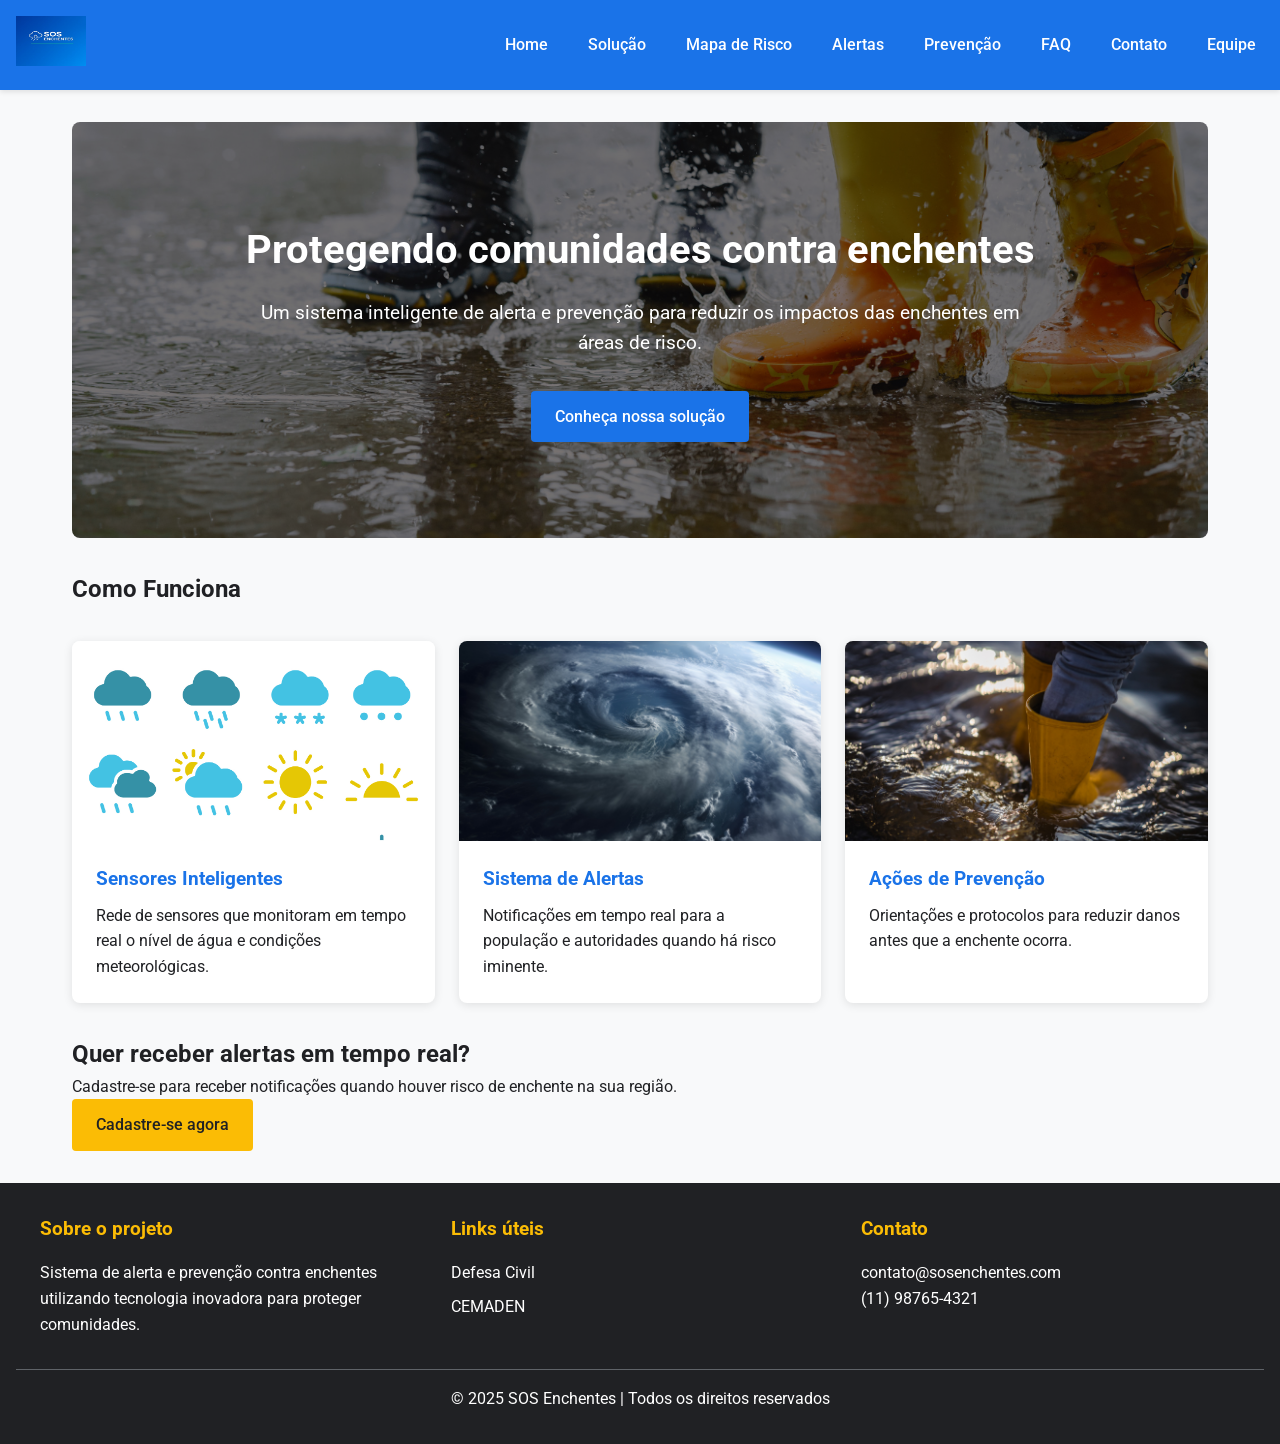
<file: index.html>
<!DOCTYPE html>
<html lang="pt-BR">
<head>
    <meta charset="UTF-8">
    <meta name="viewport" content="width=device-width, initial-scale=1.0">
    <title>SOS Enchentes - Página Inicial</title>
    <link rel="stylesheet" href="assets/css/style.css">
    <link href="https://fonts.googleapis.com/css2?family=Roboto:wght@400;500;700&family=Open+Sans:wght@600;700&display=swap" rel="stylesheet">
</head>
<body>
    <header class="main-header">
        <div class="logo">
            <img src="./assets/images/logo.jpg" alt="SOS Enchentes" width="70">
        </div>
        <button class="menu-toggle" aria-label="Abrir menu">☰</button>
        <nav class="main-nav">
            <ul>
                <li><a href="index.html">Home</a></li>
                <li><a href="solucao.html">Solução</a></li>
                <li><a href="mapa.html">Mapa de Risco</a></li>
                <li><a href="alertas.html">Alertas</a></li>
                <li><a href="prevencao.html">Prevenção</a></li>
                <li><a href="faq.html">FAQ</a></li>
                <li><a href="contato.html">Contato</a></li>
                <li><a href="integrantes.html">Equipe</a></li>
            </ul>
        </nav>
    </header>

    <main class="main-content">
        <section class="hero">
            <h1>Protegendo comunidades contra enchentes</h1>
            <p>Um sistema inteligente de alerta e prevenção para reduzir os impactos das enchentes em áreas de risco.</p>
            <a href="solucao.html" class="btn btn-primary">Conheça nossa solução</a>
        </section>

        <section>
            <h2>Como Funciona</h2>
            <div class="card-grid">
                <div class="card">
                    <div class="card-img">
                        <img src="./assets/images/sensores-inteligentes.jpg" alt="Sensores inteligentes">
                    </div>
                    <div class="card-content">
                        <h3>Sensores Inteligentes</h3>
                        <p>Rede de sensores que monitoram em tempo real o nível de água e condições meteorológicas.</p>
                    </div>
                </div>
                <div class="card">
                    <div class="card-img">
                        <img src="./assets/images/sistema-alerta.jpg" alt="Sistema de alertas">
                    </div>
                    <div class="card-content">
                        <h3>Sistema de Alertas</h3>
                        <p>Notificações em tempo real para a população e autoridades quando há risco iminente.</p>
                    </div>
                </div>
                <div class="card">
                    <div class="card-img">
                        <img src="./assets/images/enchente.jpg" alt="Ações de prevenção">
                    </div>
                    <div class="card-content">
                        <h3>Ações de Prevenção</h3>
                        <p>Orientações e protocolos para reduzir danos antes que a enchente ocorra.</p>
                    </div>
                </div>
            </div>
        </section>

        <section class="cta-section">
            <h2>Quer receber alertas em tempo real?</h2>
            <p>Cadastre-se para receber notificações quando houver risco de enchente na sua região.</p>
            <a href="contato.html" class="btn">Cadastre-se agora</a>
        </section>
    </main>

    <footer class="main-footer">
        <div class="footer-content">
            <section class="footer-section">
                <h3>Sobre o projeto</h3>
                <p>Sistema de alerta e prevenção contra enchentes utilizando tecnologia inovadora para proteger comunidades.</p>
            </section>
            <section class="footer-section">
                <h3>Links úteis</h3>
                <ul>
                    <li><a href="https://www.gov.br/mdr/pt-br/assuntos/protecao-e-defesa-civil" target="_blank">Defesa Civil</a></li>
                    <li><a href="https://www.cemaden.gov.br" target="_blank">CEMADEN</a></li>
                </ul>
            </section>
            <section class="footer-section">
                <h3>Contato</h3>
                <p>contato@sosenchentes.com</p>
                <p>(11) 98765-4321</p>
            </section>
        </div>
        <div class="footer-bottom">
            &copy; 2025 SOS Enchentes | Todos os direitos reservados
        </div>
    </footer>

    <script src="assets/js/script.js"></script>
</body>
</html>
</file>
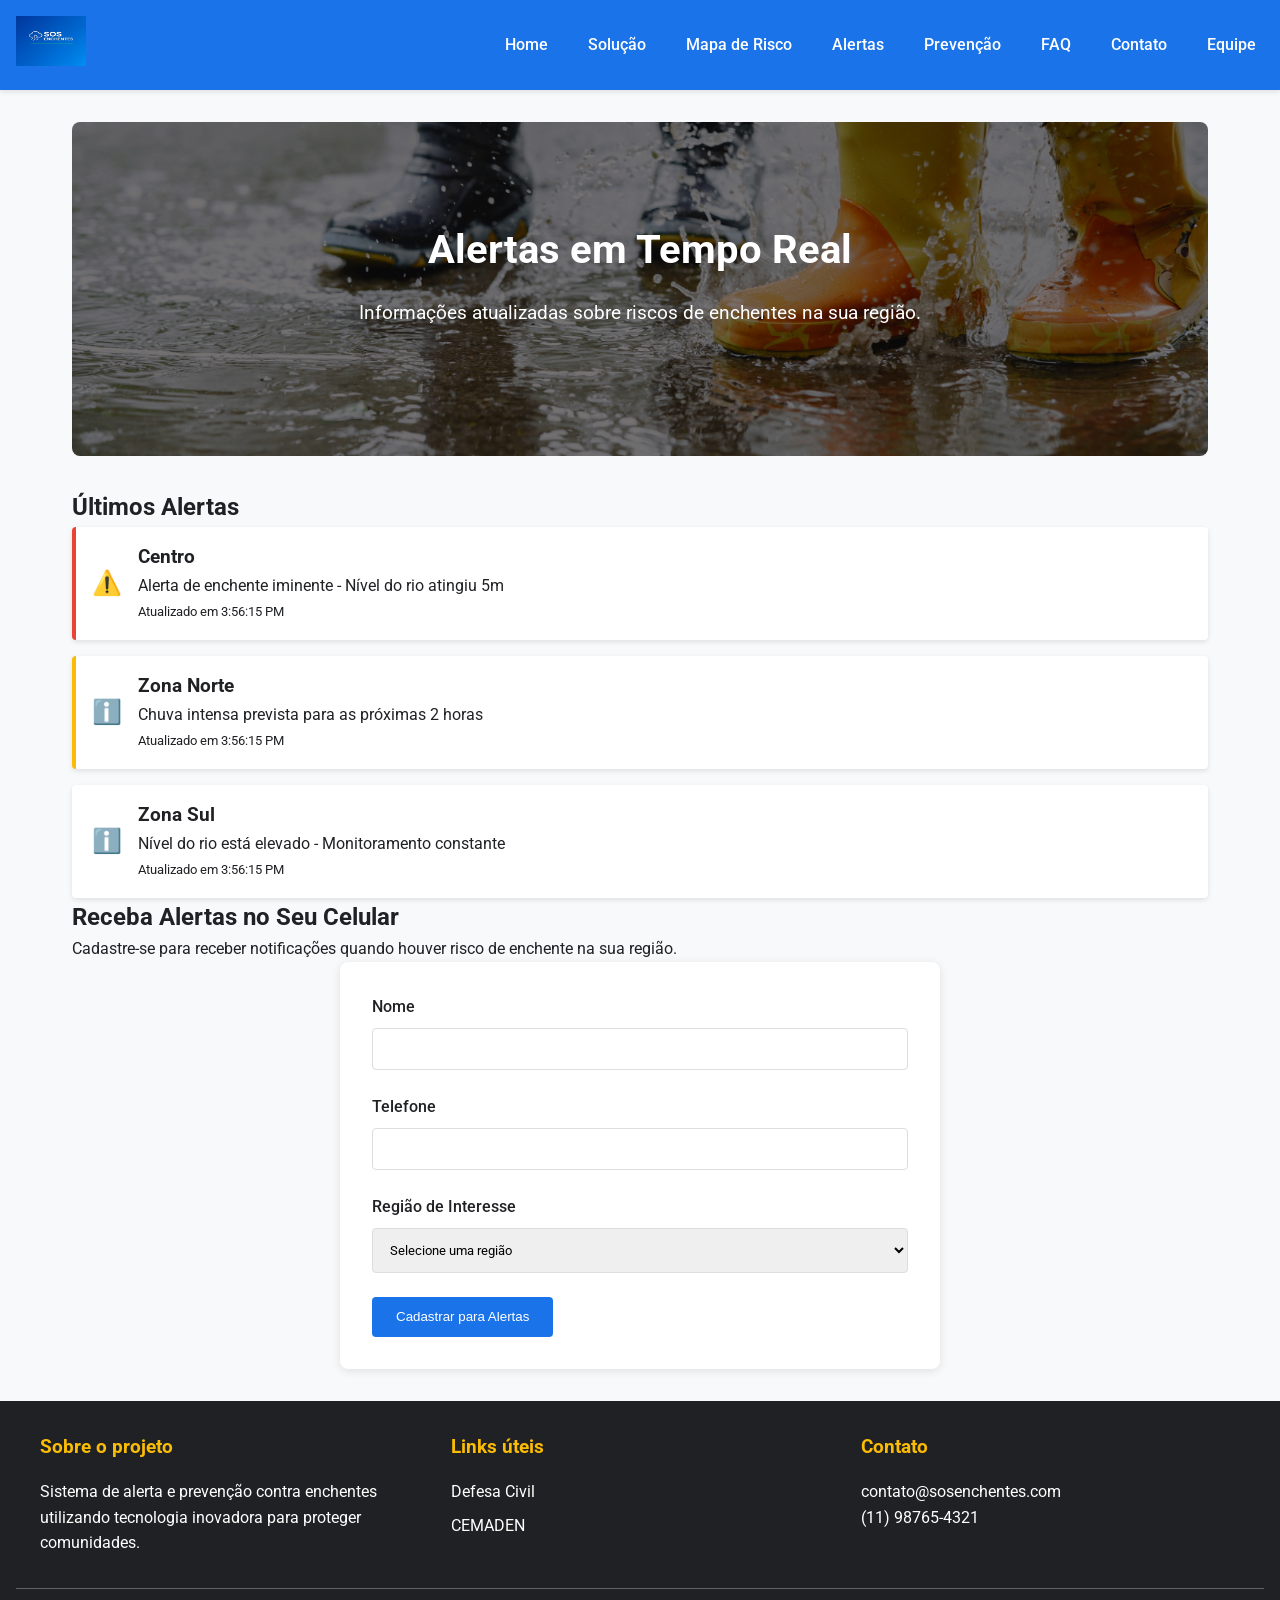
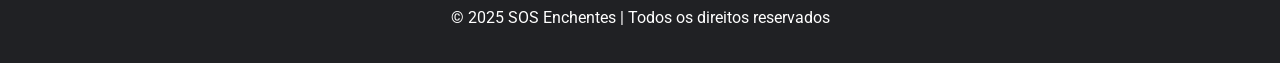
<file: alertas.html>
<!DOCTYPE html>
<html lang="pt-BR">
<head>
    <meta charset="UTF-8">
    <meta name="viewport" content="width=device-width, initial-scale=1.0">
    <title>SOS Enchentes - Alertas em Tempo Real</title>
    <link rel="stylesheet" href="assets/css/style.css">
    <link href="https://fonts.googleapis.com/css2?family=Roboto:wght@400;500;700&family=Open+Sans:wght@600;700&display=swap" rel="stylesheet">
</head>
<body>
    <!-- Header (igual em todas as páginas) -->
    <header class="main-header">
        <div class="logo">
            <img src="./assets/images/logo.jpg" alt="SOS Enchentes" width="70">
        </div>
        <button class="menu-toggle" aria-label="Abrir menu">☰</button>
        <nav class="main-nav">
            <ul>
                <li><a href="index.html">Home</a></li>
                <li><a href="solucao.html">Solução</a></li>
                <li><a href="mapa.html">Mapa de Risco</a></li>
                <li><a href="alertas.html">Alertas</a></li>
                <li><a href="prevencao.html">Prevenção</a></li>
                <li><a href="faq.html">FAQ</a></li>
                <li><a href="contato.html">Contato</a></li>
                <li><a href="integrantes.html">Equipe</a></li>
            </ul>
        </nav>
    </header>

    <main class="main-content">
        <section class="hero">
            <h1>Alertas em Tempo Real</h1>
            <p>Informações atualizadas sobre riscos de enchentes na sua região.</p>
        </section>

        <section>
            <h2>Últimos Alertas</h2>
            <div class="alert-grid">
                <!-- Os alertas serão preenchidos dinamicamente via JavaScript -->
            </div>
        </section>

        <section>
            <h2>Receba Alertas no Seu Celular</h2>
            <p>Cadastre-se para receber notificações quando houver risco de enchente na sua região.</p>
            
            <form id="alert-form" class="contact-form">
                <div class="form-group">
                    <label for="alert-name">Nome</label>
                    <input type="text" id="alert-name" class="form-control" required>
                </div>
                <div class="form-group">
                    <label for="alert-phone">Telefone</label>
                    <input type="tel" id="alert-phone" class="form-control" required>
                </div>
                <div class="form-group">
                    <label for="alert-region">Região de Interesse</label>
                    <select id="alert-region" class="form-control" required>
                        <option value="">Selecione uma região</option>
                        <option value="centro">Centro</option>
                        <option value="norte">Zona Norte</option>
                        <option value="sul">Zona Sul</option>
                        <option value="leste">Zona Leste</option>
                        <option value="oeste">Zona Oeste</option>
                    </select>
                </div>
                <button type="submit" class="btn btn-primary">Cadastrar para Alertas</button>
            </form>
        </section>
    </main>

    <!-- Footer (igual em todas as páginas) -->
    <footer class="main-footer">
        <div class="footer-content">
            <section class="footer-section">
                <h3>Sobre o projeto</h3>
                <p>Sistema de alerta e prevenção contra enchentes utilizando tecnologia inovadora para proteger comunidades.</p>
            </section>
            <section class="footer-section">
                <h3>Links úteis</h3>
                <ul>
                    <li><a href="https://www.gov.br/mdr/pt-br/assuntos/protecao-e-defesa-civil" target="_blank">Defesa Civil</a></li>
                    <li><a href="https://www.cemaden.gov.br" target="_blank">CEMADEN</a></li>
                </ul>
            </section>
            <section class="footer-section">
                <h3>Contato</h3>
                <p>contato@sosenchentes.com</p>
                <p>(11) 98765-4321</p>
            </section>
        </div>
        <div class="footer-bottom">
            &copy; 2025 SOS Enchentes | Todos os direitos reservados
        </div>
    </footer>

    <script src="assets/js/script.js"></script>
</body>
</html>
</file>
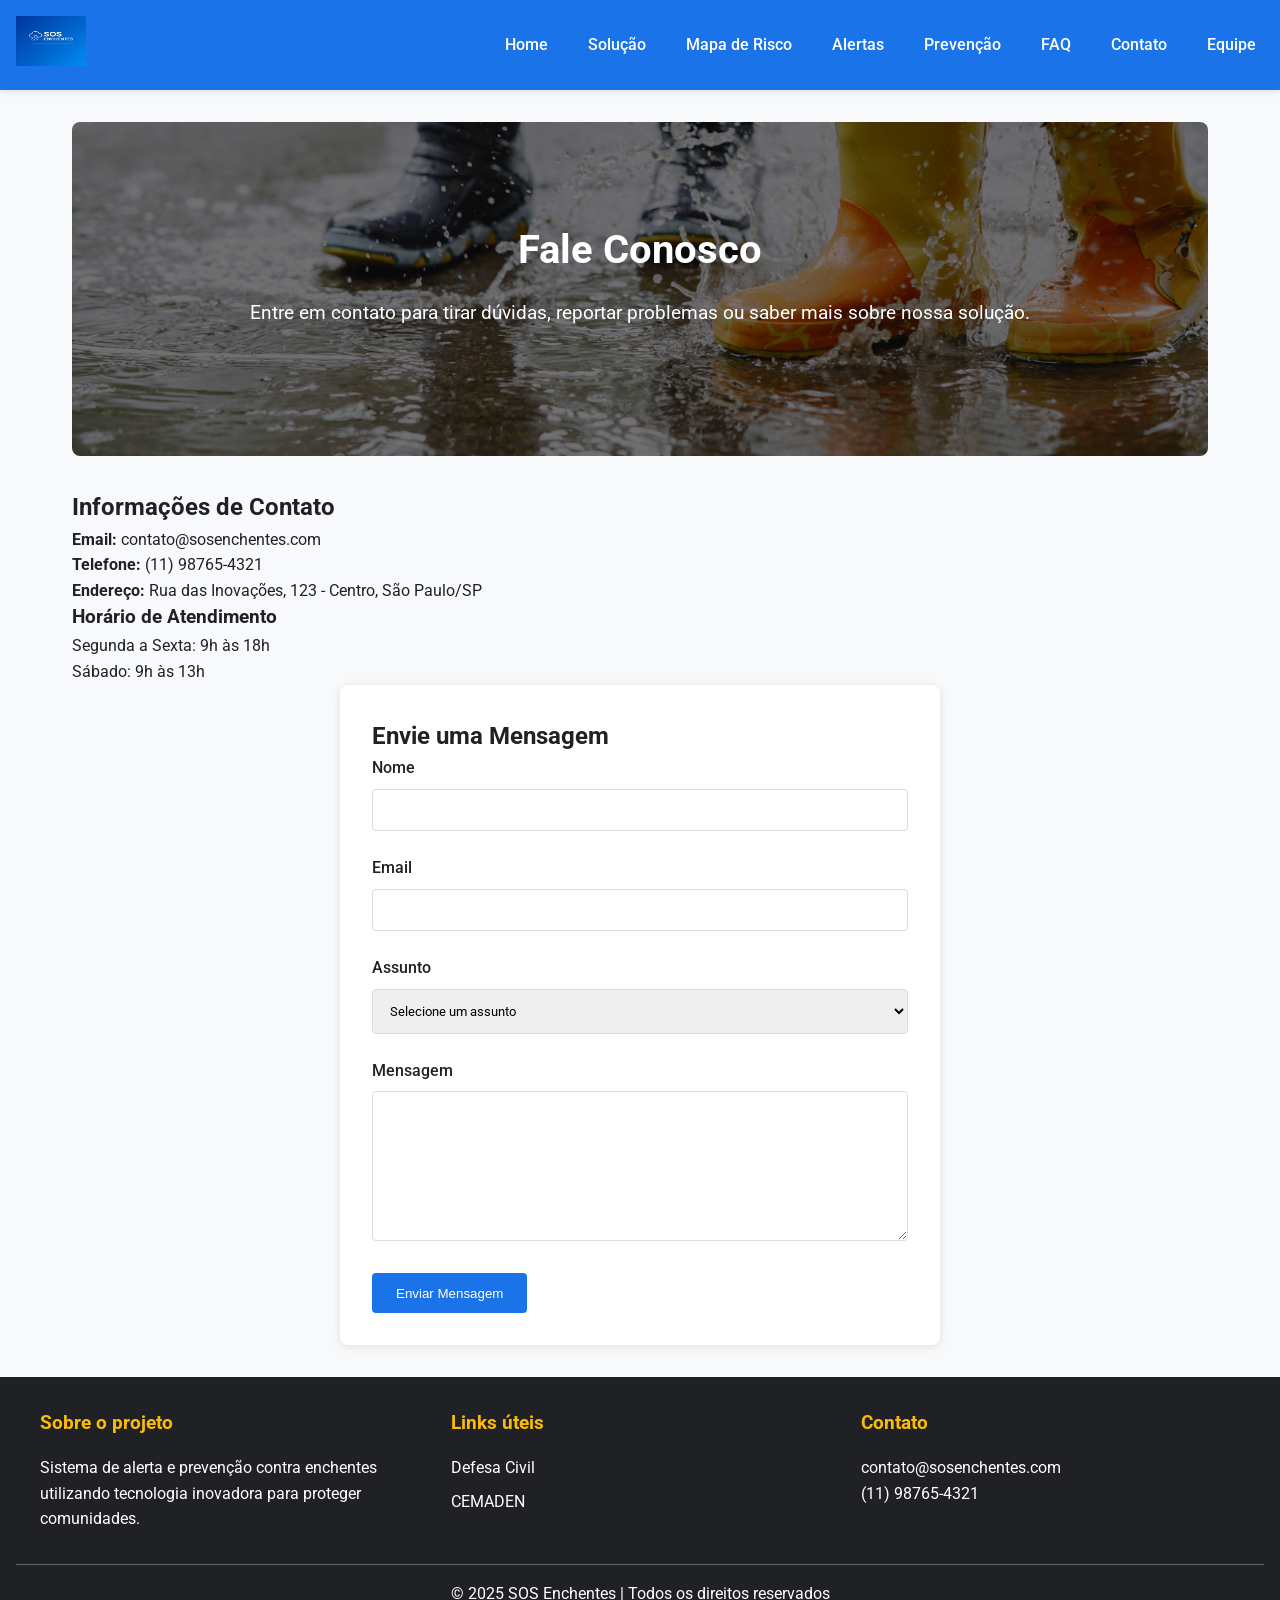
<file: contato.html>
<!DOCTYPE html>
<html lang="pt-BR">
<head>
    <meta charset="UTF-8">
    <meta name="viewport" content="width=device-width, initial-scale=1.0">
    <title>SOS Enchentes - Contato</title>
    <link rel="stylesheet" href="assets/css/style.css">
    <link href="https://fonts.googleapis.com/css2?family=Roboto:wght@400;500;700&family=Open+Sans:wght@600;700&display=swap" rel="stylesheet">
</head>
<body>
    <!-- Header (igual em todas as páginas) -->
    <header class="main-header">
        <div class="logo">
            <img src="./assets/images/logo.jpg" alt="SOS Enchentes" width="70">
        </div>
        <button class="menu-toggle" aria-label="Abrir menu">☰</button>
        <nav class="main-nav">
            <ul>
                <li><a href="index.html">Home</a></li>
                <li><a href="solucao.html">Solução</a></li>
                <li><a href="mapa.html">Mapa de Risco</a></li>
                <li><a href="alertas.html">Alertas</a></li>
                <li><a href="prevencao.html">Prevenção</a></li>
                <li><a href="faq.html">FAQ</a></li>
                <li><a href="contato.html">Contato</a></li>
                <li><a href="integrantes.html">Equipe</a></li>
            </ul>
        </nav>
    </header>

    <main class="main-content">
        <section class="hero">
            <h1>Fale Conosco</h1>
            <p>Entre em contato para tirar dúvidas, reportar problemas ou saber mais sobre nossa solução.</p>
        </section>

        <section>
            <div class="contact-container">
                <div class="contact-info">
                    <h2>Informações de Contato</h2>
                    <p><strong>Email:</strong> contato@sosenchentes.com</p>
                    <p><strong>Telefone:</strong> (11) 98765-4321</p>
                    <p><strong>Endereço:</strong> Rua das Inovações, 123 - Centro, São Paulo/SP</p>
                    
                    <h3>Horário de Atendimento</h3>
                    <p>Segunda a Sexta: 9h às 18h</p>
                    <p>Sábado: 9h às 13h</p>
                </div>

                <form id="contact-form" class="contact-form">
                    <h2>Envie uma Mensagem</h2>
                    <div class="form-group">
                        <label for="name">Nome</label>
                        <input type="text" id="name" class="form-control" required>
                    </div>
                    <div class="form-group">
                        <label for="email">Email</label>
                        <input type="email" id="email" class="form-control" required>
                    </div>
                    <div class="form-group">
                        <label for="subject">Assunto</label>
                        <select id="subject" class="form-control" required>
                            <option value="">Selecione um assunto</option>
                            <option value="duvida">Dúvida sobre o sistema</option>
                            <option value="reporte">Reporte de área de risco</option>
                            <option value="parceria">Interesse em parceria</option>
                            <option value="outro">Outro</option>
                        </select>
                    </div>
                    <div class="form-group">
                        <label for="message">Mensagem</label>
                        <textarea id="message" class="form-control" required></textarea>
                    </div>
                    <button type="submit" class="btn btn-primary">Enviar Mensagem</button>
                </form>
            </div>
        </section>
    </main>

    <!-- Footer (igual em todas as páginas) -->
    <footer class="main-footer">
        <div class="footer-content">
            <section class="footer-section">
                <h3>Sobre o projeto</h3>
                <p>Sistema de alerta e prevenção contra enchentes utilizando tecnologia inovadora para proteger comunidades.</p>
            </section>
            <section class="footer-section">
                <h3>Links úteis</h3>
                <ul>
                    <li><a href="https://www.gov.br/mdr/pt-br/assuntos/protecao-e-defesa-civil" target="_blank">Defesa Civil</a></li>
                    <li><a href="https://www.cemaden.gov.br" target="_blank">CEMADEN</a></li>
                </ul>
            </section>
            <section class="footer-section">
                <h3>Contato</h3>
                <p>contato@sosenchentes.com</p>
                <p>(11) 98765-4321</p>
            </section>
        </div>
        <div class="footer-bottom">
            &copy; 2025 SOS Enchentes | Todos os direitos reservados
        </div>
    </footer>

    <script src="assets/js/script.js"></script>
</body>
</html>
</file>
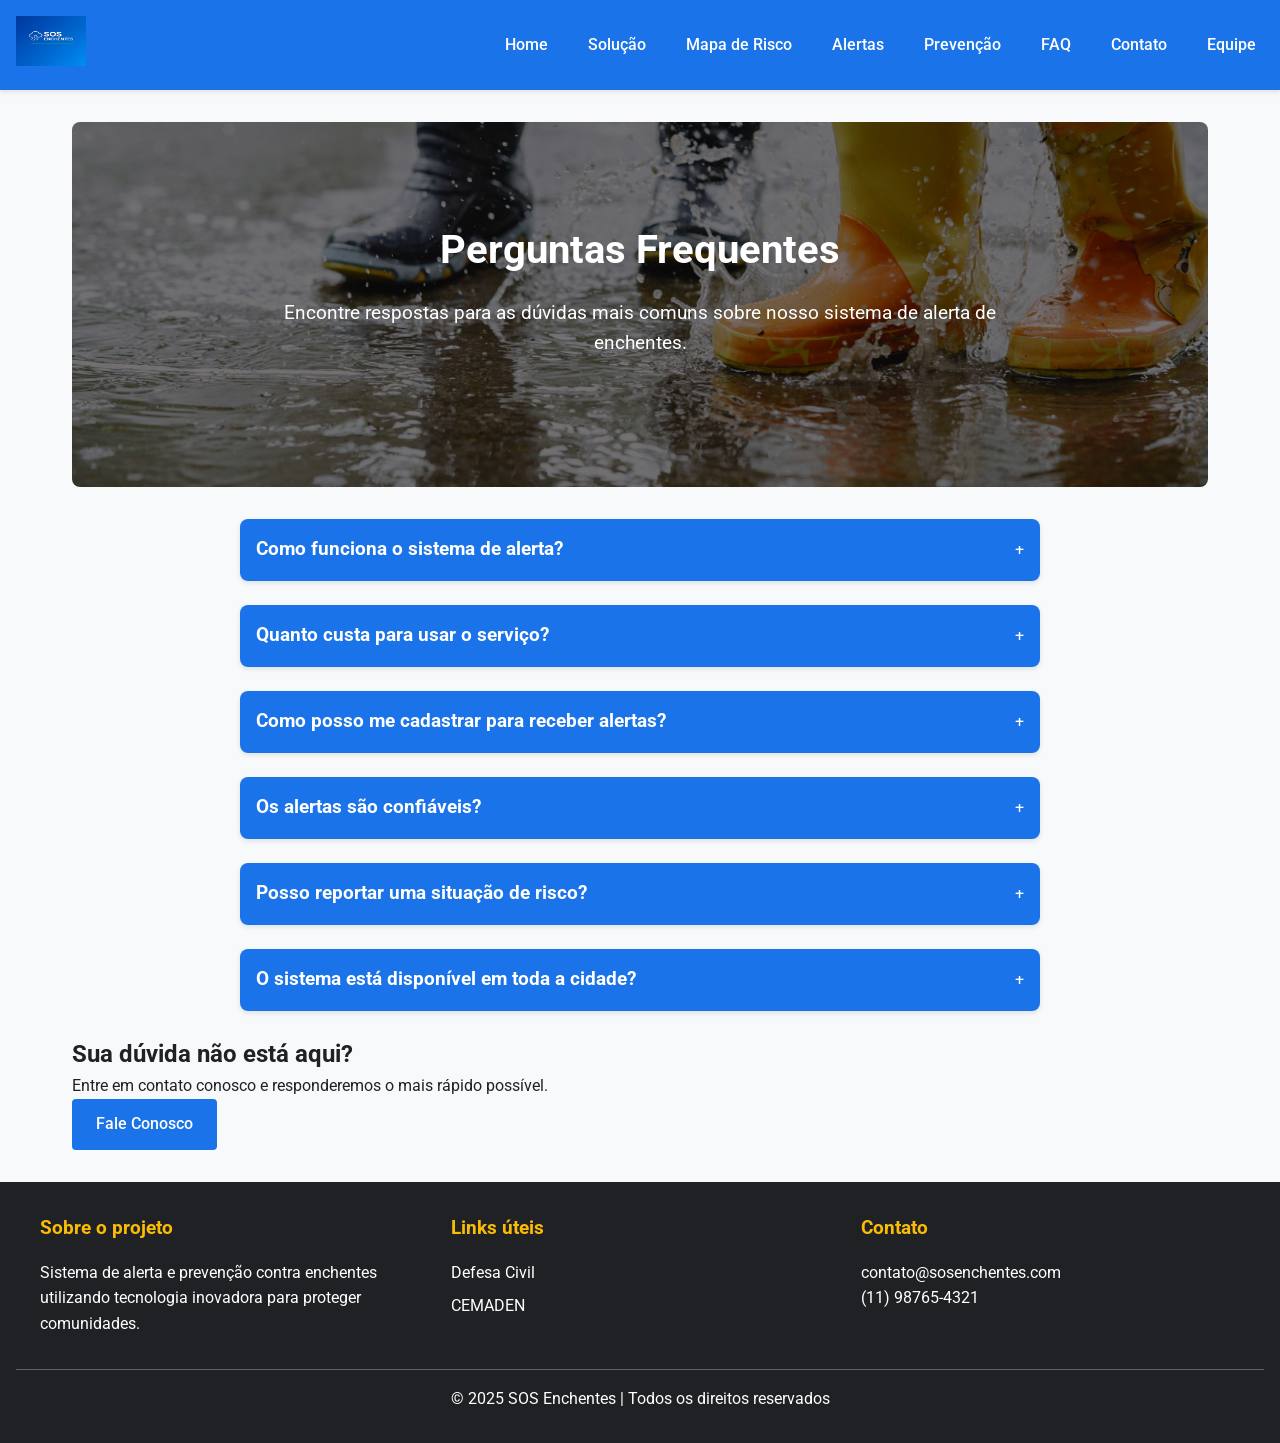
<file: faq.html>
<!DOCTYPE html>
<html lang="pt-BR">
<head>
    <meta charset="UTF-8">
    <meta name="viewport" content="width=device-width, initial-scale=1.0">
    <title>SOS Enchentes - Perguntas Frequentes</title>
    <link rel="stylesheet" href="assets/css/style.css">
    <link href="https://fonts.googleapis.com/css2?family=Roboto:wght@400;500;700&family=Open+Sans:wght@600;700&display=swap" rel="stylesheet">
</head>
<body>
    <!-- Header (igual em todas as páginas) -->
    <header class="main-header">
        <div class="logo">
            <img src="./assets/images/logo.jpg" alt="SOS Enchentes" width="70">
        </div>
        <button class="menu-toggle" aria-label="Abrir menu">☰</button>
        <nav class="main-nav">
            <ul>
                <li><a href="index.html">Home</a></li>
                <li><a href="solucao.html">Solução</a></li>
                <li><a href="mapa.html">Mapa de Risco</a></li>
                <li><a href="alertas.html">Alertas</a></li>
                <li><a href="prevencao.html">Prevenção</a></li>
                <li><a href="faq.html">FAQ</a></li>
                <li><a href="contato.html">Contato</a></li>
                <li><a href="integrantes.html">Equipe</a></li>
            </ul>
        </nav>
    </header>

    <main class="main-content">
        <section class="hero">
            <h1>Perguntas Frequentes</h1>
            <p>Encontre respostas para as dúvidas mais comuns sobre nosso sistema de alerta de enchentes.</p>
        </section>

        <section class="faq-section">
            <div class="faq-item">
                <div class="faq-question">
                    <h3>Como funciona o sistema de alerta?</h3>
                </div>
                <div class="faq-answer">
                    <p>Nosso sistema utiliza uma rede de sensores que monitoram em tempo real o nível de água em rios e córregos, combinado com dados meteorológicos. Quando o risco de enchente é detectado, alertas são enviados automaticamente para os usuários cadastrados na região afetada.</p>
                </div>
            </div>
            
            <div class="faq-item">
                <div class="faq-question">
                    <h3>Quanto custa para usar o serviço?</h3>
                </div>
                <div class="faq-answer">
                    <p>O serviço básico de alertas é completamente gratuito para a população. Para municípios e empresas que desejam implementar nossa solução completa com sensores e painel de monitoramento, entre em contato para conhecer nossos planos.</p>
                </div>
            </div>
            
            <div class="faq-item">
                <div class="faq-question">
                    <h3>Como posso me cadastrar para receber alertas?</h3>
                </div>
                <div class="faq-answer">
                    <p>Você pode se cadastrar diretamente na página de <a href="alertas.html">Alertas</a>, informando seu nome, telefone e região de interesse. Os alertas serão enviados por SMS e notificações em nosso aplicativo (em breve).</p>
                </div>
            </div>
            
            <div class="faq-item">
                <div class="faq-question">
                    <h3>Os alertas são confiáveis?</h3>
                </div>
                <div class="faq-answer">
                    <p>Nosso sistema possui uma taxa de acerto superior a 92% para alertas de enchentes, graças à combinação de tecnologias e validação por nossos especialistas. Eventuais falsos positivos são minimizados por algoritmos de aprendizado de máquina que melhoram continuamente.</p>
                </div>
            </div>
            
            <div class="faq-item">
                <div class="faq-question">
                    <h3>Posso reportar uma situação de risco?</h3>
                </div>
                <div class="faq-answer">
                    <p>Sim! A plataforma conta com um sistema colaborativo onde usuários podem reportar situações de risco através do nosso site ou aplicativo. Esses relatos são verificados e ajudam a melhorar a precisão dos alertas.</p>
                </div>
            </div>
            
            <div class="faq-item">
                <div class="faq-question">
                    <h3>O sistema está disponível em toda a cidade?</h3>
                </div>
                <div class="faq-answer">
                    <p>Atualmente cobrimos as principais áreas de risco da cidade, com expansão contínua para novas regiões. Consulte nosso <a href="mapa.html">Mapa de Risco</a> para ver as áreas cobertas.</p>
                </div>
            </div>
        </section>

        <section class="cta-section">
            <h2>Sua dúvida não está aqui?</h2>
            <p>Entre em contato conosco e responderemos o mais rápido possível.</p>
            <a href="contato.html" class="btn btn-primary">Fale Conosco</a>
        </section>
    </main>

    <!-- Footer (igual em todas as páginas) -->
    <footer class="main-footer">
        <div class="footer-content">
            <section class="footer-section">
                <h3>Sobre o projeto</h3>
                <p>Sistema de alerta e prevenção contra enchentes utilizando tecnologia inovadora para proteger comunidades.</p>
            </section>
            <section class="footer-section">
                <h3>Links úteis</h3>
                <ul>
                    <li><a href="https://www.gov.br/mdr/pt-br/assuntos/protecao-e-defesa-civil" target="_blank">Defesa Civil</a></li>
                    <li><a href="https://www.cemaden.gov.br" target="_blank">CEMADEN</a></li>
                </ul>
            </section>
            <section class="footer-section">
                <h3>Contato</h3>
                <p>contato@sosenchentes.com</p>
                <p>(11) 98765-4321</p>
            </section>
        </div>
        <div class="footer-bottom">
            &copy; 2025 SOS Enchentes | Todos os direitos reservados
        </div>
    </footer>

    <script src="assets/js/script.js"></script>
</body>
</html>
</file>
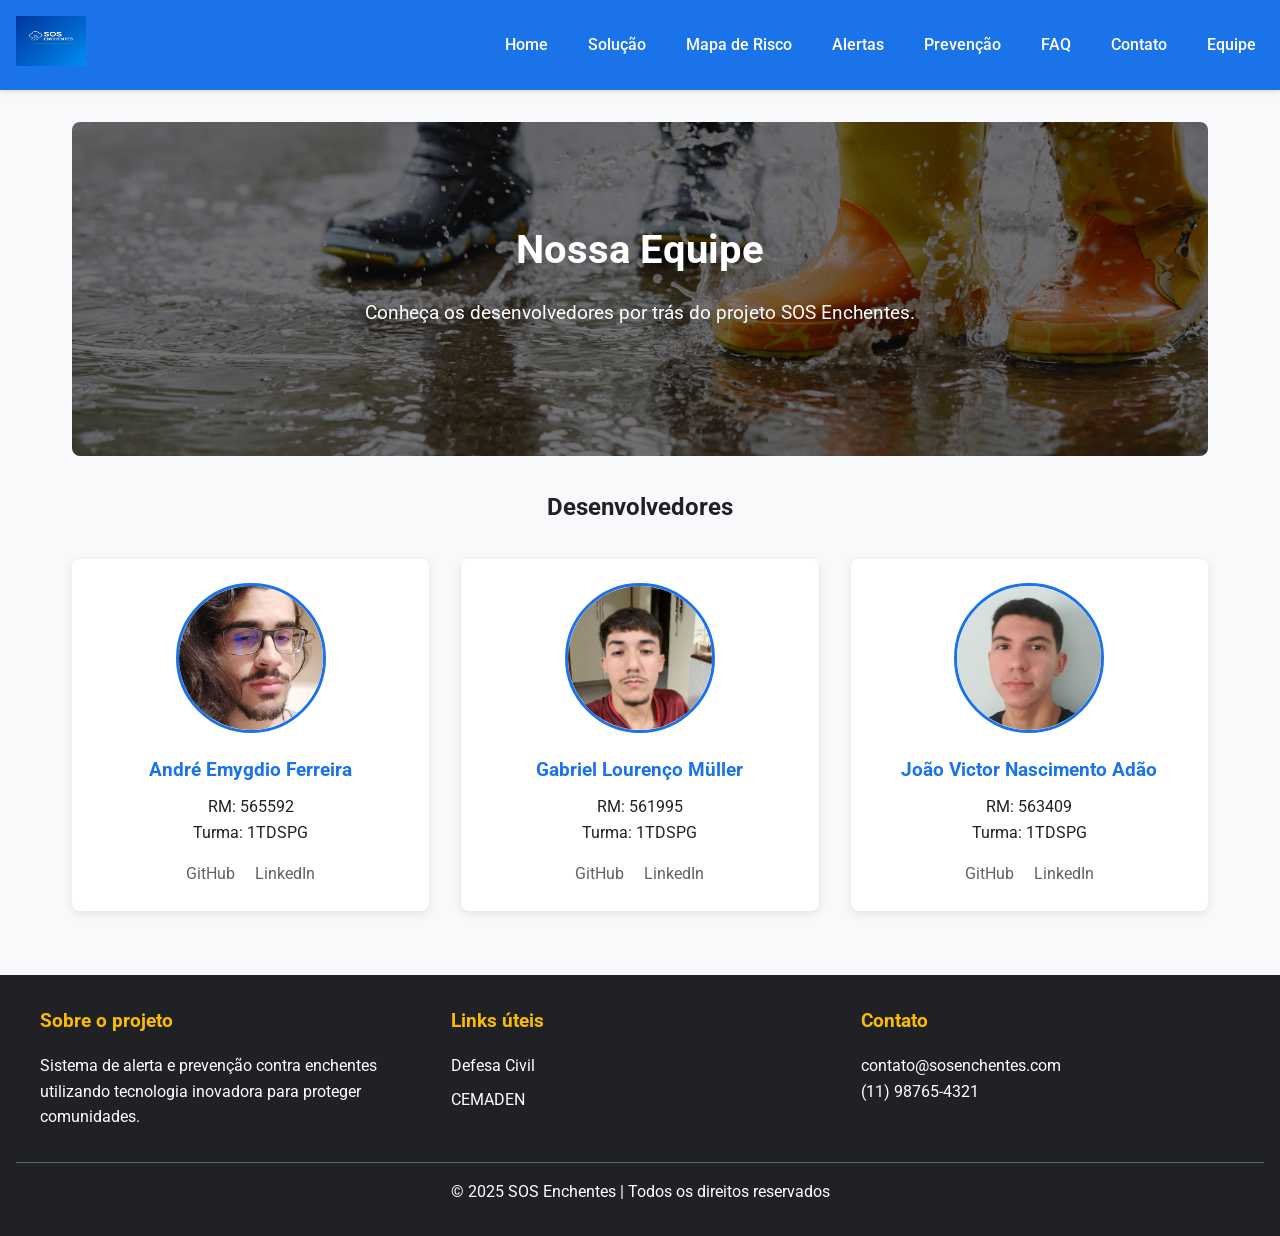
<file: integrantes.html>
<!DOCTYPE html>
<html lang="pt-BR">
<head>
    <meta charset="UTF-8">
    <meta name="viewport" content="width=device-width, initial-scale=1.0">
    <title>SOS Enchentes - Nossa Equipe</title>
    <link rel="stylesheet" href="assets/css/style.css">
    <link href="https://fonts.googleapis.com/css2?family=Roboto:wght@400;500;700&family=Open+Sans:wght@600;700&display=swap" rel="stylesheet">
</head>
<body>
    <!-- Header (igual em todas as páginas) -->
    <header class="main-header">
        <div class="logo">
            <img src="./assets/images/logo.jpg" alt="SOS Enchentes" width="70">
        </div>
        <button class="menu-toggle" aria-label="Abrir menu">☰</button>
        <nav class="main-nav">
            <ul>
                <li><a href="index.html">Home</a></li>
                <li><a href="solucao.html">Solução</a></li>
                <li><a href="mapa.html">Mapa de Risco</a></li>
                <li><a href="alertas.html">Alertas</a></li>
                <li><a href="prevencao.html">Prevenção</a></li>
                <li><a href="faq.html">FAQ</a></li>
                <li><a href="contato.html">Contato</a></li>
                <li><a href="integrantes.html">Equipe</a></li>
            </ul>
        </nav>
    </header>

    <main class="main-content">
        <section class="hero">
            <h1>Nossa Equipe</h1>
            <p>Conheça os desenvolvedores por trás do projeto SOS Enchentes.</p>
        </section>

        <section class="team-section">
            <h2>Desenvolvedores</h2>
            <div class="team-grid">
                <div class="team-member">
                    <img src="./assets/images/andre-imagem.jpeg" alt="Foto de André Emygdio Ferreira">
                    <h3>André Emygdio Ferreira</h3>
                    <p>RM: 565592</p>
                    <p>Turma: 1TDSPG</p>
                    <div class="social-links">
                        <a href="https://github.com/Asuyz" target="_blank">GitHub</a>
                        <a href="https://www.linkedin.com/in/andr%C3%A9-emygdio-ferreira-46bb32219/" target="_blank">LinkedIn</a>
                    </div>
                </div>
                <div class="team-member">
                    <img src="./assets/images/Gabriel-imagem.jpeg" alt="Foto de Gabriel Lourenço Müller">
                    <h3>Gabriel Lourenço Müller</h3>
                    <p>RM: 561995</p>
                    <p>Turma: 1TDSPG</p>
                    <div class="social-links">
                        <a href="https://github.com/glMuller" target="_blank">GitHub</a>
                        <a href="https://www.linkedin.com/in/gabriel-m%C3%BCller-595020354/" target="_blank">LinkedIn</a>
                    </div>
                </div>
                <div class="team-member">
                    <img src="./assets/images/joaoImagem.jpg" alt="Foto de João Victor Nascimento Adão">
                    <h3>João Victor Nascimento Adão</h3>
                    <p>RM: 563409</p>
                    <p>Turma: 1TDSPG</p>
                    <div class="social-links">
                        <a href="https://github.com/yJoaoVictor10" target="_blank">GitHub</a>
                        <a href="https://www.linkedin.com/in/jo%C3%A3o-victor-nascimento-ad%C3%A3o-494728283/" target="_blank">LinkedIn</a>
                    </div>
                </div>
        </section>
    </main>

    <!-- Footer (igual em todas as páginas) -->
    <footer class="main-footer">
        <div class="footer-content">
            <section class="footer-section">
                <h3>Sobre o projeto</h3>
                <p>Sistema de alerta e prevenção contra enchentes utilizando tecnologia inovadora para proteger comunidades.</p>
            </section>
            <section class="footer-section">
                <h3>Links úteis</h3>
                <ul>
                    <li><a href="https://www.gov.br/mdr/pt-br/assuntos/protecao-e-defesa-civil" target="_blank">Defesa Civil</a></li>
                    <li><a href="https://www.cemaden.gov.br" target="_blank">CEMADEN</a></li>
                </ul>
            </section>
            <section class="footer-section">
                <h3>Contato</h3>
                <p>contato@sosenchentes.com</p>
                <p>(11) 98765-4321</p>
            </section>
        </div>
        <div class="footer-bottom">
            &copy; 2025 SOS Enchentes | Todos os direitos reservados
        </div>
    </footer>

    <script src="assets/js/script.js"></script>
</body>
</html>
</file>
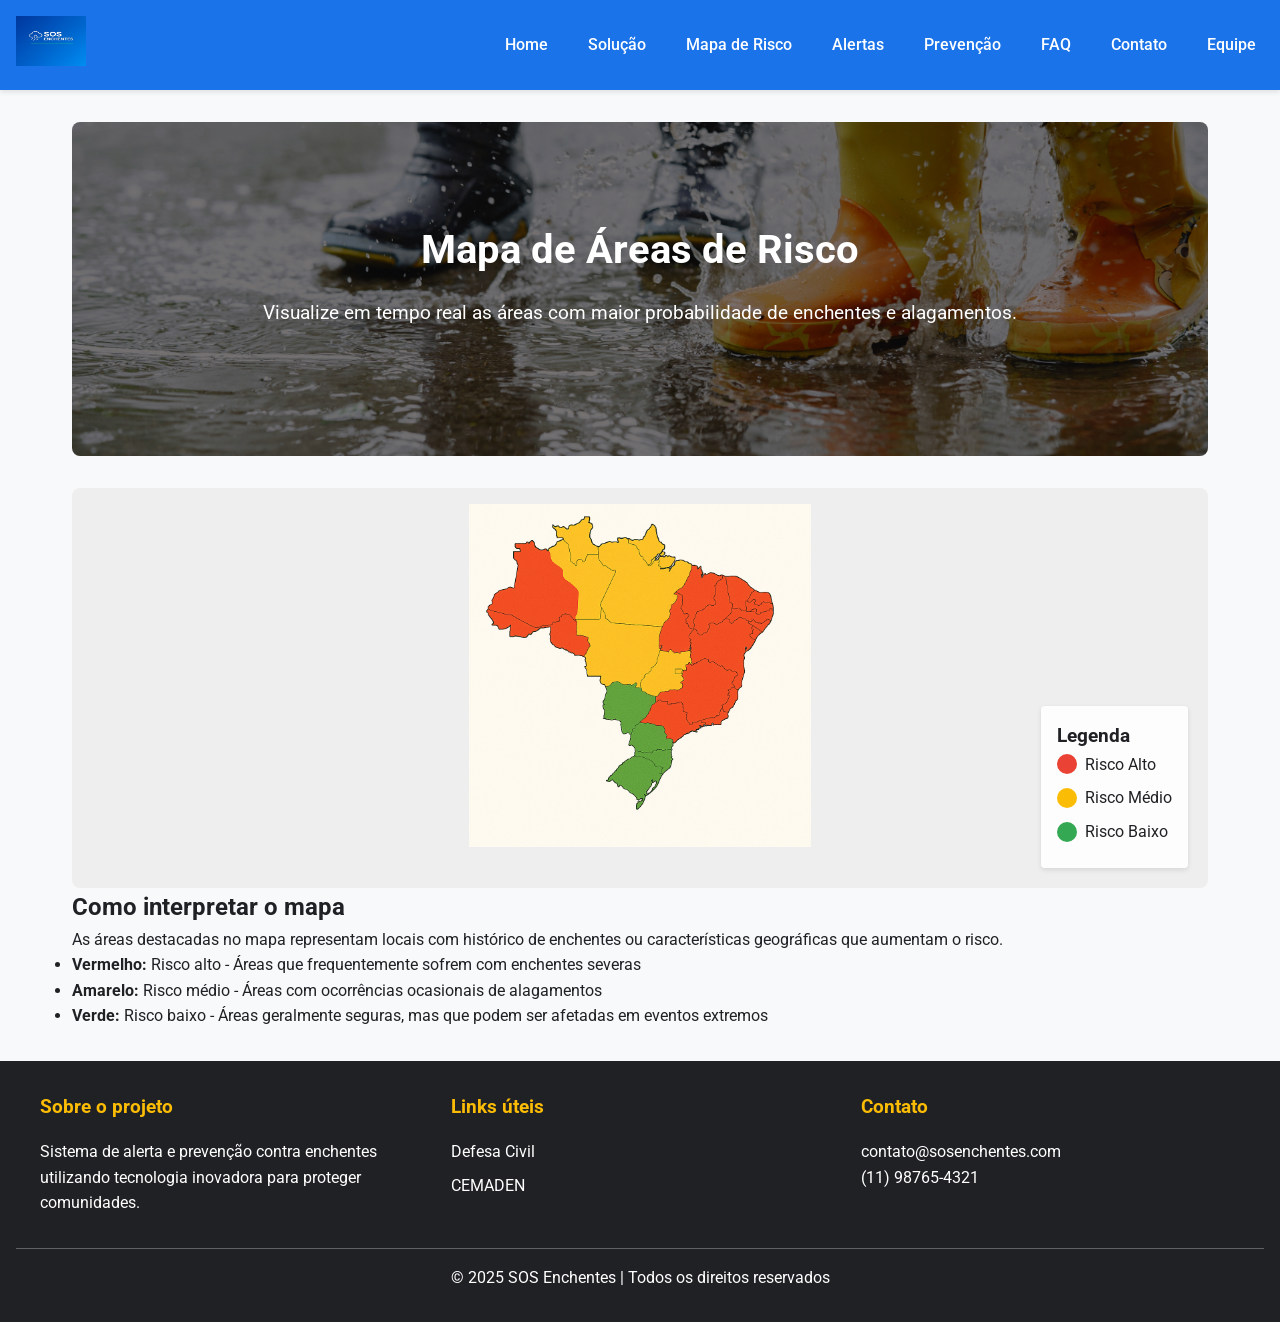
<file: mapa.html>
<!DOCTYPE html>
<html lang="pt-BR">
<head>
    <meta charset="UTF-8">
    <meta name="viewport" content="width=device-width, initial-scale=1.0">
    <title>SOS Enchentes - Mapa de Risco</title>
    <link rel="stylesheet" href="assets/css/style.css">
    <link href="https://fonts.googleapis.com/css2?family=Roboto:wght@400;500;700&family=Open+Sans:wght@600;700&display=swap" rel="stylesheet">
</head>
<body>
    <!-- Header (igual em todas as páginas) -->
    <header class="main-header">
        <div class="logo">
            <img src="./assets/images/logo.jpg" alt="SOS Enchentes" width="70">
        </div>
        <button class="menu-toggle" aria-label="Abrir menu">☰</button>
        <nav class="main-nav">
            <ul>
                <li><a href="index.html">Home</a></li>
                <li><a href="solucao.html">Solução</a></li>
                <li><a href="mapa.html">Mapa de Risco</a></li>
                <li><a href="alertas.html">Alertas</a></li>
                <li><a href="prevencao.html">Prevenção</a></li>
                <li><a href="faq.html">FAQ</a></li>
                <li><a href="contato.html">Contato</a></li>
                <li><a href="integrantes.html">Equipe</a></li>
            </ul>
        </nav>
    </header>

    <main class="main-content">
        <section class="hero">
            <h1>Mapa de Áreas de Risco</h1>
            <p>Visualize em tempo real as áreas com maior probabilidade de enchentes e alagamentos.</p>
        </section>

        <section>
            <div class="map-container">
                <img src="./assets/images/image.png" alt="Mapa de áreas de risco de enchentes" usemap="#floodmap">
                <map name="floodmap">
                    <area shape="rect" coords="100,150,200,250" alt="Centro" class="map-area" data-area="Centro - Risco Alto">
                    <area shape="circle" coords="300,350,50" alt="Zona Norte" class="map-area" data-area="Zona Norte - Risco Médio">
                    <area shape="poly" coords="400,200,450,250,400,300" alt="Zona Sul" class="map-area" data-area="Zona Sul - Risco Baixo">
                </map>
                <div class="map-legend">
                    <h3>Legenda</h3>
                    <div class="legend-item">
                        <div class="legend-color" style="background-color: #ea4335;"></div>
                        <span>Risco Alto</span>
                    </div>
                    <div class="legend-item">
                        <div class="legend-color" style="background-color: #fbbc05;"></div>
                        <span>Risco Médio</span>
                    </div>
                    <div class="legend-item">
                        <div class="legend-color" style="background-color: #34a853;"></div>
                        <span>Risco Baixo</span>
                    </div>
                </div>
            </div>

            <div class="map-info">
                <h2>Como interpretar o mapa</h2>
                <p>As áreas destacadas no mapa representam locais com histórico de enchentes ou características geográficas que aumentam o risco.</p>
                <ul>
                    <li><strong>Vermelho:</strong> Risco alto - Áreas que frequentemente sofrem com enchentes severas</li>
                    <li><strong>Amarelo:</strong> Risco médio - Áreas com ocorrências ocasionais de alagamentos</li>
                    <li><strong>Verde:</strong> Risco baixo - Áreas geralmente seguras, mas que podem ser afetadas em eventos extremos</li>
                </ul>
            </div>
        </section>
    </main>

    <!-- Footer (igual em todas as páginas) -->
    <footer class="main-footer">
        <div class="footer-content">
            <section class="footer-section">
                <h3>Sobre o projeto</h3>
                <p>Sistema de alerta e prevenção contra enchentes utilizando tecnologia inovadora para proteger comunidades.</p>
            </section>
            <section class="footer-section">
                <h3>Links úteis</h3>
                <ul>
                    <li><a href="https://www.gov.br/mdr/pt-br/assuntos/protecao-e-defesa-civil" target="_blank">Defesa Civil</a></li>
                    <li><a href="https://www.cemaden.gov.br" target="_blank">CEMADEN</a></li>
                </ul>
            </section>
            <section class="footer-section">
                <h3>Contato</h3>
                <p>contato@sosenchentes.com</p>
                <p>(11) 98765-4321</p>
            </section>
        </div>
        <div class="footer-bottom">
            &copy; 2025 SOS Enchentes | Todos os direitos reservados
        </div>
    </footer>

    <script src="assets/js/script.js"></script>
</body>
</html>
</file>
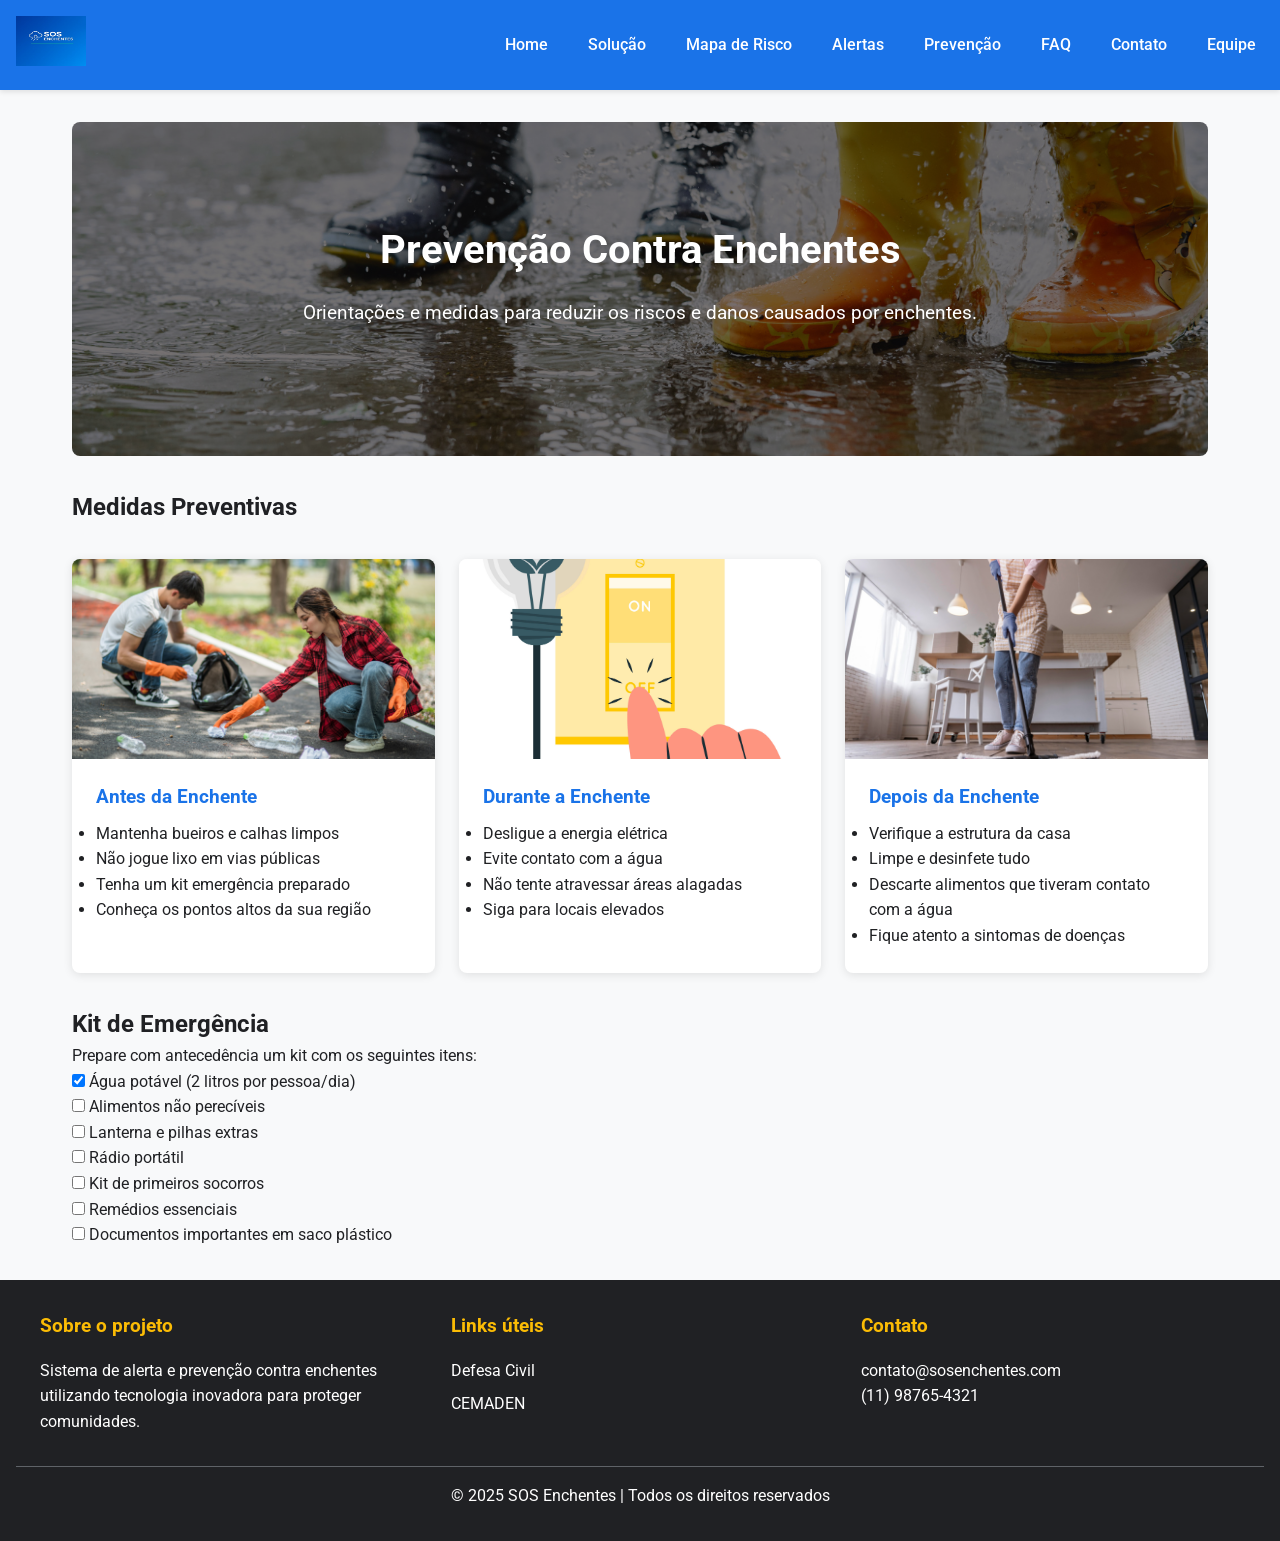
<file: prevencao.html>
<!DOCTYPE html>
<html lang="pt-BR">
<head>
    <meta charset="UTF-8">
    <meta name="viewport" content="width=device-width, initial-scale=1.0">
    <title>SOS Enchentes - Prevenção</title>
    <link rel="stylesheet" href="assets/css/style.css">
    <link href="https://fonts.googleapis.com/css2?family=Roboto:wght@400;500;700&family=Open+Sans:wght@600;700&display=swap" rel="stylesheet">
</head>
<body>
    <!-- Header (igual em todas as páginas) -->
    <header class="main-header">
        <div class="logo">
            <img src="./assets/images/logo.jpg" alt="SOS Enchentes" width="70">
        </div>
        <button class="menu-toggle" aria-label="Abrir menu">☰</button>
        <nav class="main-nav">
            <ul>
                <li><a href="index.html">Home</a></li>
                <li><a href="solucao.html">Solução</a></li>
                <li><a href="mapa.html">Mapa de Risco</a></li>
                <li><a href="alertas.html">Alertas</a></li>
                <li><a href="prevencao.html">Prevenção</a></li>
                <li><a href="faq.html">FAQ</a></li>
                <li><a href="contato.html">Contato</a></li>
                <li><a href="integrantes.html">Equipe</a></li>
            </ul>
        </nav>
    </header>

    <main class="main-content">
        <section class="hero">
            <h1>Prevenção Contra Enchentes</h1>
            <p>Orientações e medidas para reduzir os riscos e danos causados por enchentes.</p>
        </section>

        <section>
            <h2>Medidas Preventivas</h2>
            <div class="card-grid">
                <div class="card">
                    <div class="card-img">
                        <img src="./assets/images/rua-limpa.jpg" alt="Medidas antes da enchente">
                    </div>
                    <div class="card-content">
                        <h3>Antes da Enchente</h3>
                        <ul>
                            <li>Mantenha bueiros e calhas limpos</li>
                            <li>Não jogue lixo em vias públicas</li>
                            <li>Tenha um kit emergência preparado</li>
                            <li>Conheça os pontos altos da sua região</li>
                        </ul>
                    </div>
                </div>
                <div class="card">
                    <div class="card-img">
                        <img src="./assets/images/desligar-energia.jpg" alt="Medidas durante a enchente">
                    </div>
                    <div class="card-content">
                        <h3>Durante a Enchente</h3>
                        <ul>
                            <li>Desligue a energia elétrica</li>
                            <li>Evite contato com a água</li>
                            <li>Não tente atravessar áreas alagadas</li>
                            <li>Siga para locais elevados</li>
                        </ul>
                    </div>
                </div>
                <div class="card">
                    <div class="card-img">
                        <img src="./assets/images/limpar-casa.jpg" alt="Medidas depois da enchente">
                    </div>
                    <div class="card-content">
                        <h3>Depois da Enchente</h3>
                        <ul>
                            <li>Verifique a estrutura da casa</li>
                            <li>Limpe e desinfete tudo</li>
                            <li>Descarte alimentos que tiveram contato com a água</li>
                            <li>Fique atento a sintomas de doenças</li>
                        </ul>
                    </div>
                </div>
            </div>
        </section>

        <section>
            <h2>Kit de Emergência</h2>
            <p>Prepare com antecedência um kit com os seguintes itens:</p>
            <div class="checklist">
                <div class="checklist-item">
                    <input type="checkbox" id="item1" checked>
                    <label for="item1">Água potável (2 litros por pessoa/dia)</label>
                </div>
                <div class="checklist-item">
                    <input type="checkbox" id="item2">
                    <label for="item2">Alimentos não perecíveis</label>
                </div>
                <div class="checklist-item">
                    <input type="checkbox" id="item3">
                    <label for="item3">Lanterna e pilhas extras</label>
                </div>
                <div class="checklist-item">
                    <input type="checkbox" id="item4">
                    <label for="item4">Rádio portátil</label>
                </div>
                <div class="checklist-item">
                    <input type="checkbox" id="item5">
                    <label for="item5">Kit de primeiros socorros</label>
                </div>
                <div class="checklist-item">
                    <input type="checkbox" id="item6">
                    <label for="item6">Remédios essenciais</label>
                </div>
                <div class="checklist-item">
                    <input type="checkbox" id="item7">
                    <label for="item7">Documentos importantes em saco plástico</label>
                </div>
            </div>
        </section>
    </main>

    <!-- Footer (igual em todas as páginas) -->
    <footer class="main-footer">
        <div class="footer-content">
            <section class="footer-section">
                <h3>Sobre o projeto</h3>
                <p>Sistema de alerta e prevenção contra enchentes utilizando tecnologia inovadora para proteger comunidades.</p>
            </section>
            <section class="footer-section">
                <h3>Links úteis</h3>
                <ul>
                    <li><a href="https://www.gov.br/mdr/pt-br/assuntos/protecao-e-defesa-civil" target="_blank">Defesa Civil</a></li>
                    <li><a href="https://www.cemaden.gov.br" target="_blank">CEMADEN</a></li>
                </ul>
            </section>
            <section class="footer-section">
                <h3>Contato</h3>
                <p>contato@sosenchentes.com</p>
                <p>(11) 98765-4321</p>
            </section>
        </div>
        <div class="footer-bottom">
            &copy; 2025 SOS Enchentes | Todos os direitos reservados
        </div>
    </footer>

    <script src="assets/js/script.js"></script>
</body>
</html>
</file>
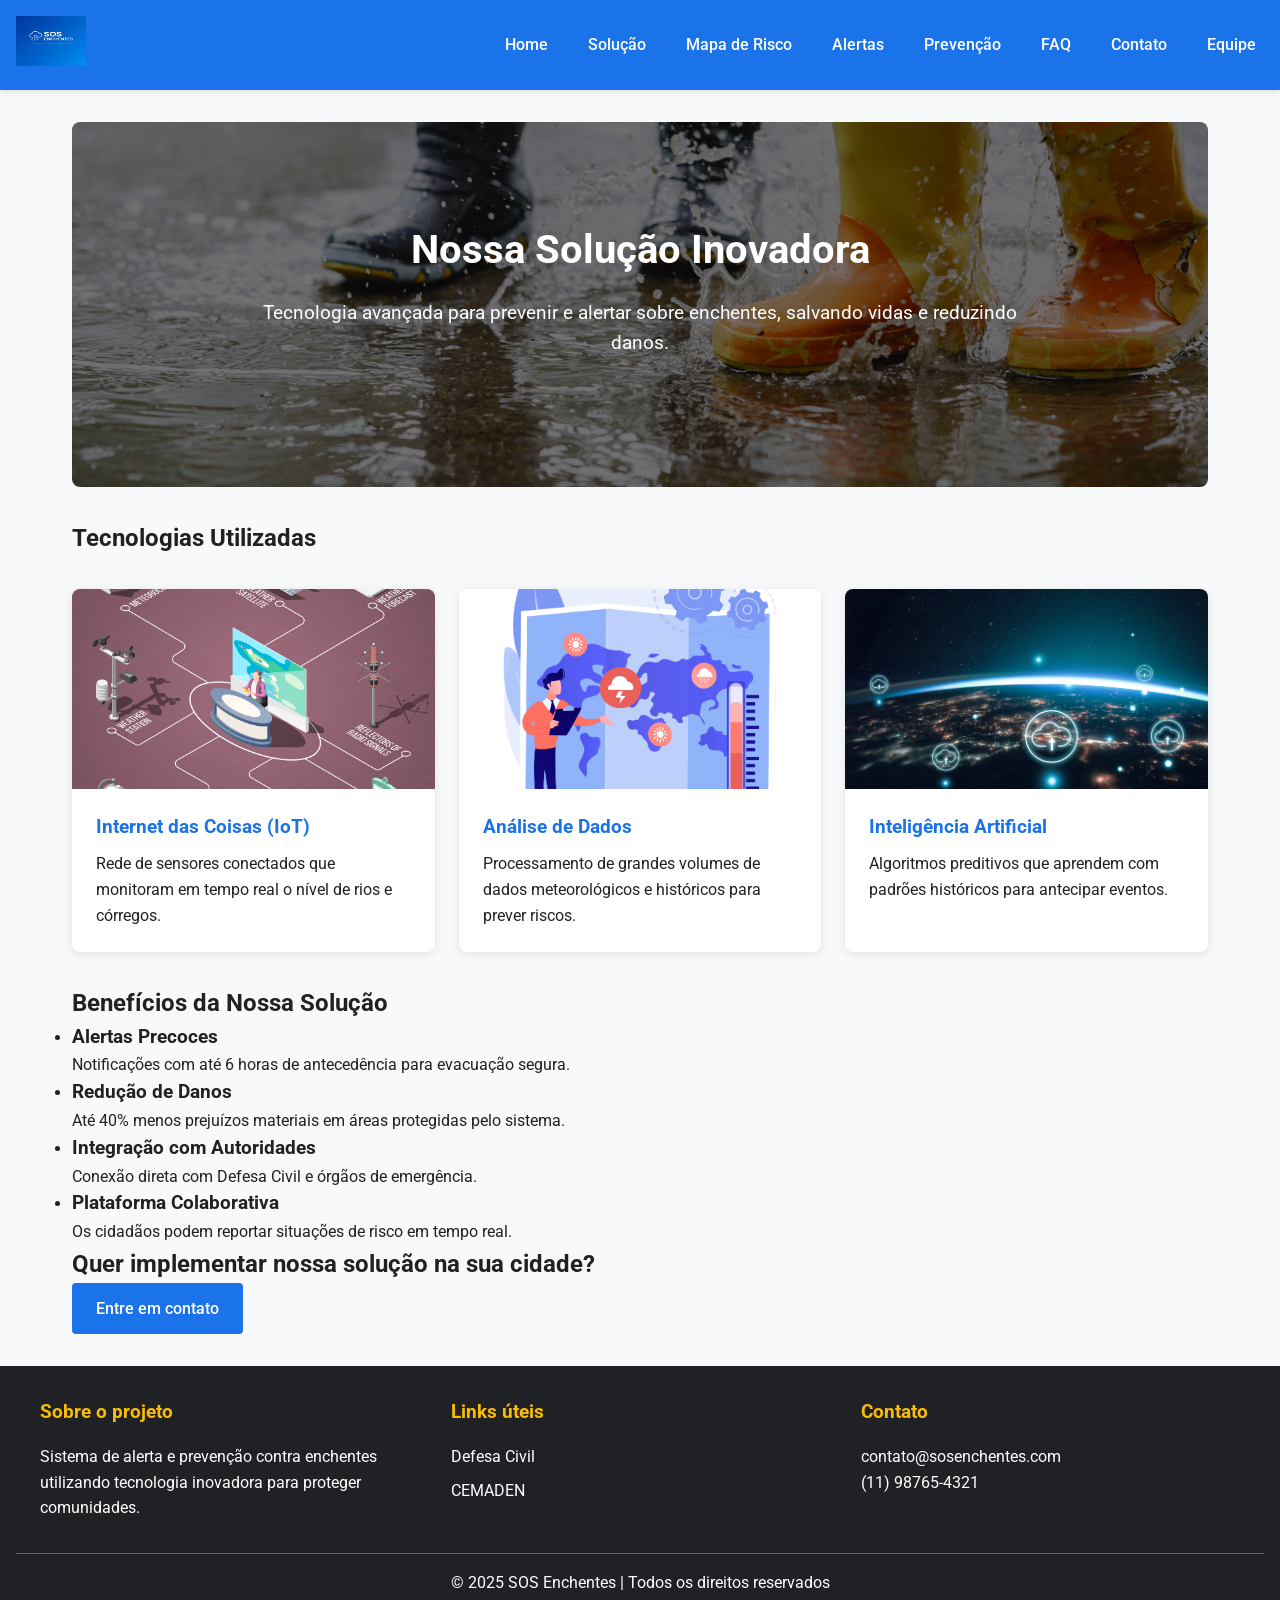
<file: solucao.html>
<!DOCTYPE html>
<html lang="pt-BR">
<head>
    <meta charset="UTF-8">
    <meta name="viewport" content="width=device-width, initial-scale=1.0">
    <title>SOS Enchentes - Nossa Solução</title>
    <link rel="stylesheet" href="assets/css/style.css">
    <link href="https://fonts.googleapis.com/css2?family=Roboto:wght@400;500;700&family=Open+Sans:wght@600;700&display=swap" rel="stylesheet">
</head>
<body>
    <!-- Header (igual em todas as páginas) -->
    <header class="main-header">
        <div class="logo">
            <img src="./assets/images/logo.jpg" alt="SOS Enchentes" width="70">
        </div>
        <button class="menu-toggle" aria-label="Abrir menu">☰</button>
        <nav class="main-nav">
            <ul>
                <li><a href="index.html">Home</a></li>
                <li><a href="solucao.html">Solução</a></li>
                <li><a href="mapa.html">Mapa de Risco</a></li>
                <li><a href="alertas.html">Alertas</a></li>
                <li><a href="prevencao.html">Prevenção</a></li>
                <li><a href="faq.html">FAQ</a></li>
                <li><a href="contato.html">Contato</a></li>
                <li><a href="integrantes.html">Equipe</a></li>
            </ul>
        </nav>
    </header>

    <main class="main-content">
        <section class="hero">
            <h1>Nossa Solução Inovadora</h1>
            <p>Tecnologia avançada para prevenir e alertar sobre enchentes, salvando vidas e reduzindo danos.</p>
        </section>

        <section>
            <h2>Tecnologias Utilizadas</h2>
            <div class="card-grid">
                <div class="card">
                    <div class="card-img">
                        <img src="./assets/images/rede-sensores.jpg" alt="Internet das Coisas">
                    </div>
                    <div class="card-content">
                        <h3>Internet das Coisas (IoT)</h3>
                        <p>Rede de sensores conectados que monitoram em tempo real o nível de rios e córregos.</p>
                    </div>
                </div>
                <div class="card">
                    <div class="card-img">
                        <img src="./assets/images/analise-dados.jpg" alt="Análise de Dados">
                    </div>
                    <div class="card-content">
                        <h3>Análise de Dados</h3>
                        <p>Processamento de grandes volumes de dados meteorológicos e históricos para prever riscos.</p>
                    </div>
                </div>
                <div class="card">
                    <div class="card-img">
                        <img src="./assets/images/ia-meteorologia.jpg" alt="Inteligência Artificial">
                    </div>
                    <div class="card-content">
                        <h3>Inteligência Artificial</h3>
                        <p>Algoritmos preditivos que aprendem com padrões históricos para antecipar eventos.</p>
                    </div>
                </div>
            </div>
        </section>

        <section>
            <h2>Benefícios da Nossa Solução</h2>
            <ul class="benefits-list">
                <li>
                    <h3>Alertas Precoces</h3>
                    <p>Notificações com até 6 horas de antecedência para evacuação segura.</p>
                </li>
                <li>
                    <h3>Redução de Danos</h3>
                    <p>Até 40% menos prejuízos materiais em áreas protegidas pelo sistema.</p>
                </li>
                <li>
                    <h3>Integração com Autoridades</h3>
                    <p>Conexão direta com Defesa Civil e órgãos de emergência.</p>
                </li>
                <li>
                    <h3>Plataforma Colaborativa</h3>
                    <p>Os cidadãos podem reportar situações de risco em tempo real.</p>
                </li>
            </ul>
        </section>

        <section class="cta-section">
            <h2>Quer implementar nossa solução na sua cidade?</h2>
            <a href="contato.html" class="btn btn-primary">Entre em contato</a>
        </section>
    </main>

    <!-- Footer (igual em todas as páginas) -->
    <footer class="main-footer">
        <div class="footer-content">
            <section class="footer-section">
                <h3>Sobre o projeto</h3>
                <p>Sistema de alerta e prevenção contra enchentes utilizando tecnologia inovadora para proteger comunidades.</p>
            </section>
            <section class="footer-section">
                <h3>Links úteis</h3>
                <ul>
                    <li><a href="https://www.gov.br/mdr/pt-br/assuntos/protecao-e-defesa-civil" target="_blank">Defesa Civil</a></li>
                    <li><a href="https://www.cemaden.gov.br" target="_blank">CEMADEN</a></li>
                </ul>
            </section>
            <section class="footer-section">
                <h3>Contato</h3>
                <p>contato@sosenchentes.com</p>
                <p>(11) 98765-4321</p>
            </section>
        </div>
        <div class="footer-bottom">
            &copy; 2025 SOS Enchentes | Todos os direitos reservados
        </div>
    </footer>

    <script src="assets/js/script.js"></script>
</body>
</html>
</file>
<file: assets/css/style.css>
/* Variáveis CSS */
:root {
    --primary-color: #1a73e8;
    --secondary-color: #ffffff;
    --accent-color: #fbbc05;
    --danger-color: #ea4335;
    --light-color: #ffffff;
    --dark-color: #202124;
    --gray-color: #5f6368;
    --light-gray: #f8f9fa;
    --font-main: 'Roboto', sans-serif;
    --font-heading: 'Open Sans', sans-serif;
    --transition-speed: 0.3s;
}

/* Reset e Estilos Base */
* {
    margin: 0;
    padding: 0;
    box-sizing: border-box;
}

body {
    font-family: var(--font-main);
    line-height: 1.6;
    color: var(--dark-color);
    background-color: var(--light-gray);
    display: flex;
    flex-direction: column;
    min-height: 100vh;
}

a {
    text-decoration: none;
    color: var(--primary-color);
    transition: color var(--transition-speed);
}

a:hover {
    color: var(--secondary-color);
}

img {
    max-width: 100%;
    height: auto;
}

/* Header */
.main-header {
    background-color: var(--primary-color);
    color: var(--light-color);
    padding: 1rem;
    display: flex;
    justify-content: space-between;
    align-items: center;
    position: sticky;
    top: 0;
    z-index: 100;
    box-shadow: 0 2px 5px rgba(0,0,0,0.1);
}

.logo img {
    height: 50px;
}

.menu-toggle {
    background: none;
    border: none;
    color: var(--light-color);
    font-size: 1.5rem;
    cursor: pointer;
    display: none;
}

.main-nav ul {
    display: flex;
    list-style: none;
    gap: 1.5rem;
}

.main-nav a {
    color: var(--light-color);
    font-weight: 500;
    padding: 0.5rem;
    border-radius: 4px;
}

.main-nav a:hover {
    background-color: rgba(255,255,255,0.2);
}

/* Main Content */
.main-content {
    flex: 1;
    padding: 2rem 1rem;
    max-width: 1200px;
    margin: 0 auto;
    width: 100%;
}

.hero {
    background: linear-gradient(rgba(0,0,0,0.5), rgba(0,0,0,0.5)), url('../images/fundo.jpg');
    background-size: cover;
    background-position: center;
    color: var(--light-color);
    padding: 4rem 2rem;
    text-align: center;
    border-radius: 8px;
    margin-bottom: 2rem;
}

.hero h1 {
    font-size: 2.5rem;
    margin-bottom: 1rem;
}

.hero p {
    font-size: 1.2rem;
    max-width: 800px;
    margin: 0 auto 2rem;
}

.btn {
    display: inline-block;
    background-color: var(--accent-color);
    color: var(--dark-color);
    padding: 0.8rem 1.5rem;
    border-radius: 4px;
    font-weight: 500;
    transition: all var(--transition-speed);
    border: none;
    cursor: pointer;
}

.btn:hover {
    background-color: #e8ac04;
    transform: translateY(-2px);
}

.btn-primary {
    background-color: var(--primary-color);
    color: var(--light-color);
}

.btn-primary:hover {
    background-color: #1557b7;
}

/* Cards */
.card-grid {
    display: grid;
    grid-template-columns: 1fr;
    gap: 1.5rem;
    margin: 2rem 0;
}

.card {
    background-color: var(--light-color);
    border-radius: 8px;
    overflow: hidden;
    box-shadow: 0 2px 10px rgba(0,0,0,0.1);
    transition: transform var(--transition-speed), box-shadow var(--transition-speed);
}

.card:hover {
    transform: translateY(-5px);
    box-shadow: 0 5px 15px rgba(0,0,0,0.1);
}

.card-img {
    height: 200px;
    overflow: hidden;
}

.card-img img {
    width: 100%;
    height: 100%;
    object-fit: cover;
}

.card-content {
    padding: 1.5rem;
}

.card-content h3 {
    margin-bottom: 0.5rem;
    color: var(--primary-color);
}

/* Footer */
.main-footer {
    background-color: var(--dark-color);
    color: var(--light-color);
    padding: 2rem 1rem;
}

.footer-content {
    max-width: 1200px;
    margin: 0 auto;
    display: grid;
    grid-template-columns: 1fr;
    gap: 2rem;
}

.footer-section {
    margin-bottom: 1rem;
}

.footer-section h3 {
    margin-bottom: 1rem;
    color: var(--accent-color);
}

.footer-section ul {
    list-style: none;
}

.footer-section li {
    margin-bottom: 0.5rem;
}

.footer-section a {
    color: var(--light-color);
}

.footer-bottom {
    text-align: center;
    padding-top: 1rem;
    margin-top: 1rem;
    border-top: 1px solid var(--gray-color);
}

/* Página de Contato */
.contact-form {
    max-width: 600px;
    margin: 0 auto;
    background-color: var(--light-color);
    padding: 2rem;
    border-radius: 8px;
    box-shadow: 0 2px 10px rgba(0,0,0,0.1);
}

.form-group {
    margin-bottom: 1.5rem;
}

.form-group label {
    display: block;
    margin-bottom: 0.5rem;
    font-weight: 500;
}

.form-control {
    width: 100%;
    padding: 0.8rem;
    border: 1px solid #ddd;
    border-radius: 4px;
    font-family: var(--font-main);
}

textarea.form-control {
    min-height: 150px;
    resize: vertical;
}

.error {
    color: var(--danger-color);
    font-size: 0.8rem;
    margin-top: 0.3rem;
}

/* Página de Integrantes */
.team-section {
    text-align: center;
    margin: 2rem 0;
}

.team-grid {
    display: grid;
    grid-template-columns: 1fr;
    gap: 2rem;
    margin-top: 2rem;
}

.team-member {
    background-color: var(--light-color);
    padding: 1.5rem;
    border-radius: 8px;
    box-shadow: 0 2px 10px rgba(0,0,0,0.1);
}

.team-member img {
    width: 150px;
    height: 150px;
    border-radius: 50%;
    object-fit: cover;
    margin-bottom: 1rem;
    border: 3px solid var(--primary-color);
}

.team-member h3 {
    color: var(--primary-color);
    margin-bottom: 0.5rem;
}

.social-links {
    margin-top: 1rem;
}

.social-links a {
    display: inline-block;
    margin: 0 0.5rem;
    color: var(--gray-color);
}

.social-links a:hover {
    color: var(--primary-color);
}

/* Página FAQ */
.faq-section {
    max-width: 800px;
    margin: 0 auto;
}

.faq-item {
    margin-bottom: 1.5rem;
    background-color: var(--light-color);
    border-radius: 8px;
    overflow: hidden;
    box-shadow: 0 2px 5px rgba(0,0,0,0.1);
}

.faq-question {
    padding: 1rem;
    background-color: var(--primary-color);
    color: var(--light-color);
    cursor: pointer;
    display: flex;
    justify-content: space-between;
    align-items: center;
}

.faq-answer {
    padding: 1rem;
    display: none;
}

.faq-answer.active {
    display: block;
}

/* Página de Alertas */
.alert-grid {
    display: grid;
    grid-template-columns: 1fr;
    gap: 1rem;
}

.alert-card {
    padding: 1rem;
    border-left: 4px solid;
    background-color: var(--light-color);
    border-radius: 4px;
    box-shadow: 0 2px 5px rgba(0,0,0,0.1);
    display: flex;
    align-items: center;
    gap: 1rem;
}

.alert-card.high {
    border-left-color: var(--danger-color);
}

.alert-card.medium {
    border-left-color: var(--accent-color);
}

.alert-card.low {
    border-left-color: var(--secondary-color);
}

.alert-icon {
    font-size: 1.5rem;
}

/* Página de Mapa */
.map-container {
    height: 400px;
    background-color: #eee;
    border-radius: 8px;
    overflow: hidden;
    position: relative;
    padding: 1rem;
}

.map-container img {
    width: 31%;
    height: auto;
    display: block;
    margin: 0 auto;
}


.map-legend {
    position: absolute;
    bottom: 20px;
    right: 20px;
    background-color: rgba(255,255,255,0.9);
    padding: 1rem;
    border-radius: 4px;
    box-shadow: 0 2px 5px rgba(0,0,0,0.1);
}

.legend-item {
    display: flex;
    align-items: center;
    margin-bottom: 0.5rem;
}

.legend-color {
    width: 20px;
    height: 20px;
    margin-right: 0.5rem;
    border-radius: 50%;
}

/* Responsividade */
@media (max-width: 600px) {
    .menu-toggle {
        display: block;
    }
    
    .main-nav {
        position: fixed;
        top: 80px;
        left: 0;
        width: 100%;
        background-color: var(--primary-color);
        padding: 1rem;
        transform: translateY(-150%);
        transition: transform 0.3s ease;
    }
    
    .main-nav.active {
        transform: translateY(0);
    }
    
    .main-nav ul {
        flex-direction: column;
        gap: 0.5rem;
    }
    
    .hero h1 {
        font-size: 2rem;
    }
    
    .hero p {
        font-size: 1rem;
    }
}

@media (min-width: 600px) {
    .card-grid {
        grid-template-columns: repeat(2, 1fr);
    }
    
    .team-grid {
        grid-template-columns: repeat(2, 1fr);
    }
    
    .footer-content {
        grid-template-columns: repeat(2, 1fr);
    }
}

@media (min-width: 768px) {
    .main-content {
        padding: 2rem;
    }
    
    .hero {
        padding: 6rem 2rem;
    }
    
    .footer-content {
        grid-template-columns: repeat(3, 1fr);
    }
}

@media (min-width: 992px) {
    .card-grid {
        grid-template-columns: repeat(3, 1fr);
    }
    
    .team-grid {
        grid-template-columns: repeat(3, 1fr);
    }
}

@media (min-width: 1300px) {
    .main-content {
        padding: 3rem 0;
    }
}
</file>
